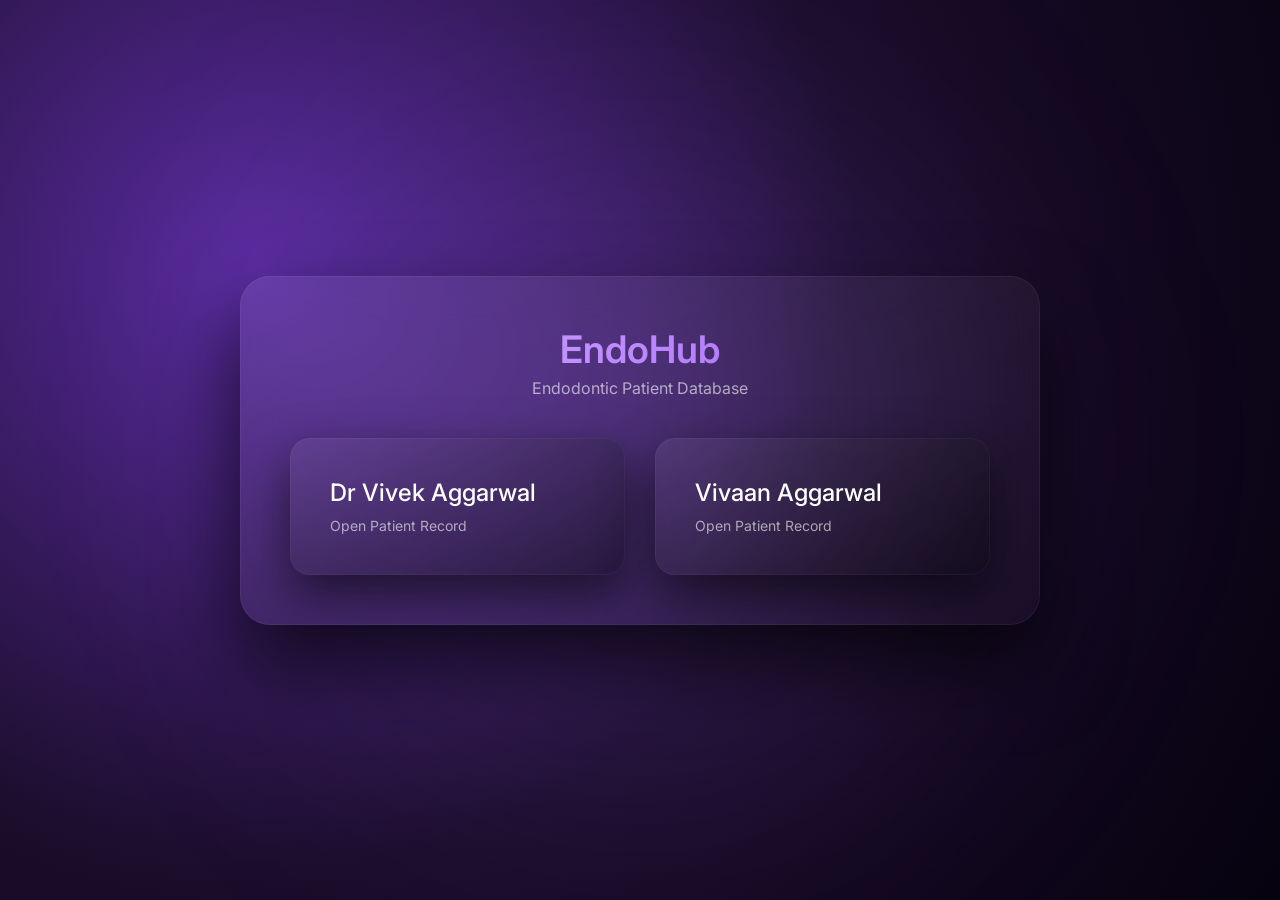
<file: index.html>
<!DOCTYPE html>
<html lang="en">
<head>

<meta charset="UTF-8">
<meta name="viewport" content="width=device-width,initial-scale=1.0">

<title>EndoHub Dashboard</title>

<link rel="stylesheet" href="style.css">
<link href="https://fonts.googleapis.com/css2?family=Inter:wght@300;400;600&display=swap" rel="stylesheet">

</head>

<body>

<div class="glow"></div>

<div class="container">

<header>
<h1>EndoHub</h1>
<p>Endodontic Patient Database</p>
</header>

<div class="dashboard">

<a class="patientCard" href="patients/vivekaggarwal/index.html">
<div class="cardContent">
<h2>Dr Vivek Aggarwal</h2>
<span>Open Patient Record</span>
</div>
</a>

<a class="patientCard" href="patients/vivaanaggarwal/index.html">
<div class="cardContent">
<h2>Vivaan Aggarwal</h2>
<span>Open Patient Record</span>
</div>
</a>

</div>

</div>

<script src="script.js"></script>

</body>
</html>
</file>
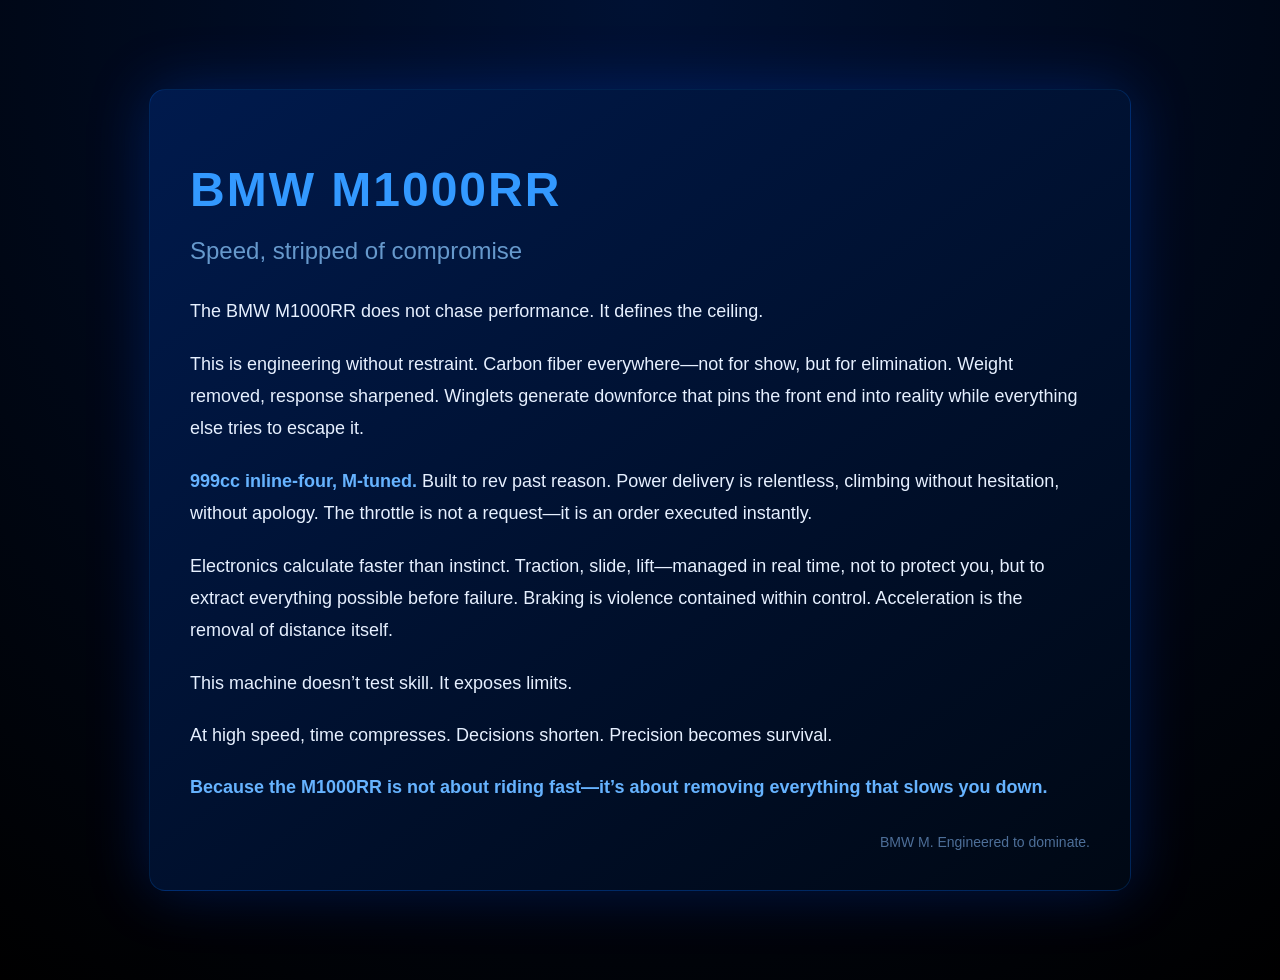
<file: patients/m1000rr/index.html>
<!DOCTYPE html>
<html lang="en">
<head>
  <meta charset="UTF-8">
  <meta name="viewport" content="width=device-width, initial-scale=1.0">
  <title>BMW M1000RR</title>
  <style>
    body {
      margin: 0;
      font-family: 'Arial', sans-serif;
      background: radial-gradient(circle at top, #001133, #000000);
      color: #e6f0ff;
      display: flex;
      align-items: center;
      justify-content: center;
      min-height: 100vh;
      padding: 40px 0;
    }

    .container {
      max-width: 900px;
      padding: 40px;
      background: linear-gradient(145deg, #001a4d, #000814);
      border-radius: 16px;
      box-shadow: 0 0 60px rgba(0,80,255,0.25);
      margin: 20px;
      border: 1px solid rgba(0,120,255,0.2);
    }

    h1 {
      font-size: 48px;
      margin-bottom: 10px;
      letter-spacing: 2px;
      color: #3399ff;
    }

    h2 {
      font-weight: 300;
      color: #6699cc;
      margin-bottom: 30px;
    }

    p {
      line-height: 1.8;
      font-size: 18px;
      margin-bottom: 20px;
    }

    .highlight {
      color: #66b3ff;
      font-weight: bold;
    }

    .footer {
      margin-top: 30px;
      font-size: 14px;
      color: #4d6f99;
      text-align: right;
    }
  </style>
</head>
<body>
  <div class="container">
    <h1>BMW M1000RR</h1>
    <h2>Speed, stripped of compromise</h2>

    <p>The BMW M1000RR does not chase performance. It defines the ceiling.</p>

    <p>This is engineering without restraint. Carbon fiber everywhere—not for show, but for elimination. Weight removed, response sharpened. Winglets generate downforce that pins the front end into reality while everything else tries to escape it.</p>

    <p><span class="highlight">999cc inline-four, M-tuned.</span> Built to rev past reason. Power delivery is relentless, climbing without hesitation, without apology. The throttle is not a request—it is an order executed instantly.</p>

    <p>Electronics calculate faster than instinct. Traction, slide, lift—managed in real time, not to protect you, but to extract everything possible before failure. Braking is violence contained within control. Acceleration is the removal of distance itself.</p>

    <p>This machine doesn’t test skill. It exposes limits.</p>

    <p>At high speed, time compresses. Decisions shorten. Precision becomes survival.</p>

    <p class="highlight">Because the M1000RR is not about riding fast—it’s about removing everything that slows you down.</p>

    <div class="footer">BMW M. Engineered to dominate.</div>
  </div>

  <audio autoplay loop muted id="bg-audio" style="display:none;">
    <source src="Purple Horizons (Slowed & Reverb).mp3" type="audio/mpeg">
  </audio>
  <script>
    const audio = document.getElementById('bg-audio');
    window.addEventListener('click', () => {
      audio.muted = false;
      audio.play();
    });
  </script>
</body>
</html>
</file>
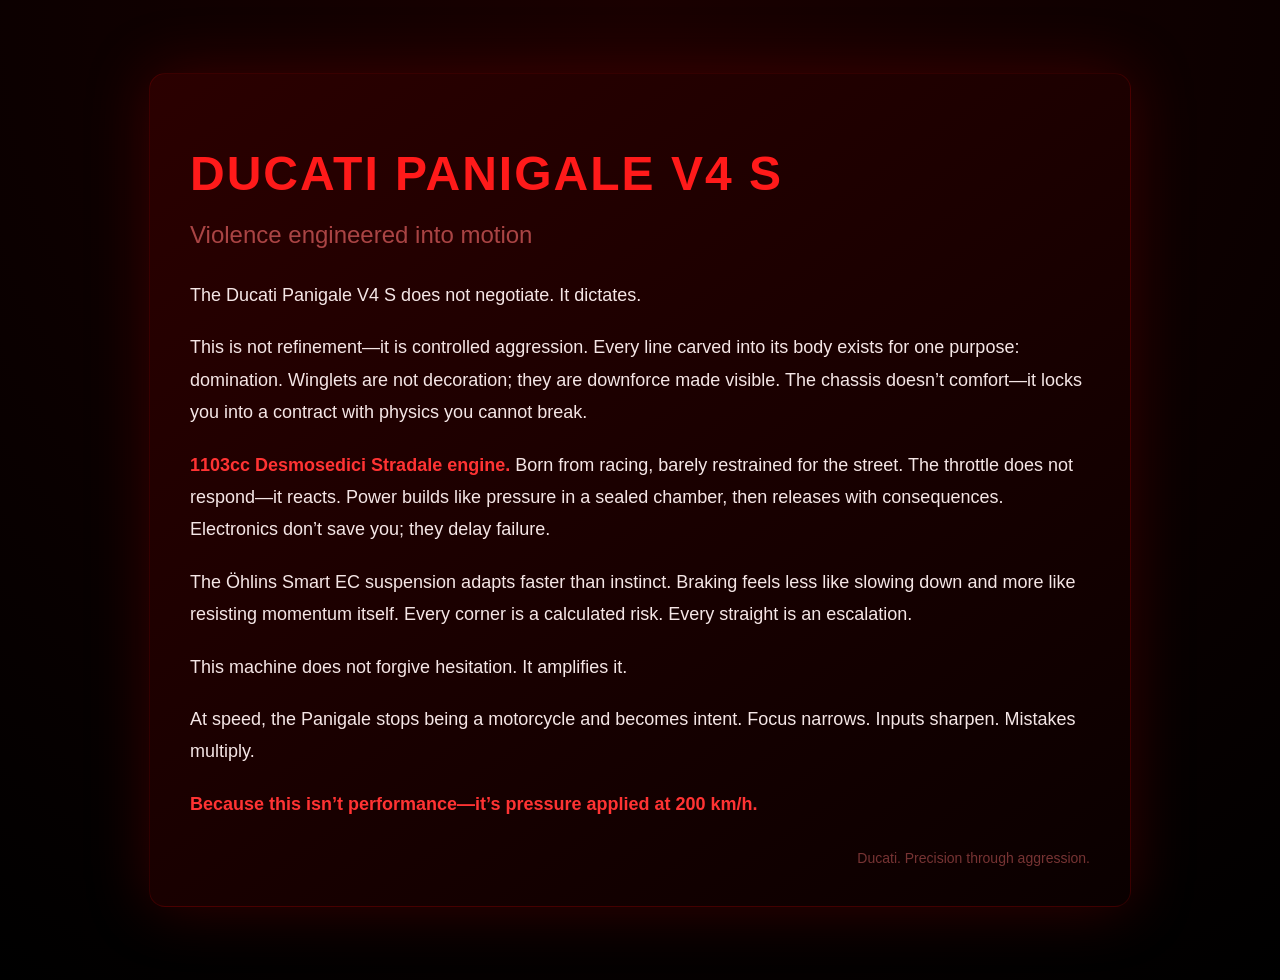
<file: patients/panigalev4s/index.html>
<!DOCTYPE html>
<html lang="en">
<head>
  <meta charset="UTF-8">
  <meta name="viewport" content="width=device-width, initial-scale=1.0">
  <title>Ducati Panigale V4 S</title>
  <style>
    body {
      margin: 0;
      font-family: 'Arial', sans-serif;
      background: radial-gradient(circle at top, #1a0000, #000000);
      color: #f5e6e6;
      display: flex;
      align-items: center;
      justify-content: center;
      min-height: 100vh;
      padding: 40px 0;
    }

    .container {
      max-width: 900px;
      padding: 40px;
      background: linear-gradient(145deg, #2b0000, #0a0000);
      border-radius: 16px;
      box-shadow: 0 0 60px rgba(120,0,0,0.4);
      margin: 20px;
      border: 1px solid rgba(255,0,0,0.15);
    }

    h1 {
      font-size: 48px;
      margin-bottom: 10px;
      letter-spacing: 2px;
      color: #ff1a1a;
    }

    h2 {
      font-weight: 300;
      color: #aa4444;
      margin-bottom: 30px;
    }

    p {
      line-height: 1.8;
      font-size: 18px;
      margin-bottom: 20px;
    }

    .highlight {
      color: #ff3333;
      font-weight: bold;
    }

    .footer {
      margin-top: 30px;
      font-size: 14px;
      color: #773333;
      text-align: right;
    }
  </style>
</head>
<body>
  <div class="container">
    <h1>DUCATI PANIGALE V4 S</h1>
    <h2>Violence engineered into motion</h2>

    <p>The Ducati Panigale V4 S does not negotiate. It dictates.</p>

    <p>This is not refinement—it is controlled aggression. Every line carved into its body exists for one purpose: domination. Winglets are not decoration; they are downforce made visible. The chassis doesn’t comfort—it locks you into a contract with physics you cannot break.</p>

    <p><span class="highlight">1103cc Desmosedici Stradale engine.</span> Born from racing, barely restrained for the street. The throttle does not respond—it reacts. Power builds like pressure in a sealed chamber, then releases with consequences. Electronics don’t save you; they delay failure.</p>

    <p>The Öhlins Smart EC suspension adapts faster than instinct. Braking feels less like slowing down and more like resisting momentum itself. Every corner is a calculated risk. Every straight is an escalation.</p>

    <p>This machine does not forgive hesitation. It amplifies it.</p>

    <p>At speed, the Panigale stops being a motorcycle and becomes intent. Focus narrows. Inputs sharpen. Mistakes multiply.</p>

    <p class="highlight">Because this isn’t performance—it’s pressure applied at 200 km/h.</p>

    <div class="footer">Ducati. Precision through aggression.</div>
  </div>

  <audio autoplay loop muted id="bg-audio" style="display:none;">
    <source src="ice - slowed.mp3" type="audio/mpeg">
  </audio>
  <script>
    const audio = document.getElementById('bg-audio');
    window.addEventListener('click', () => {
      audio.muted = false;
      audio.play();
    });
  </script>
</body>
</html>
</file>
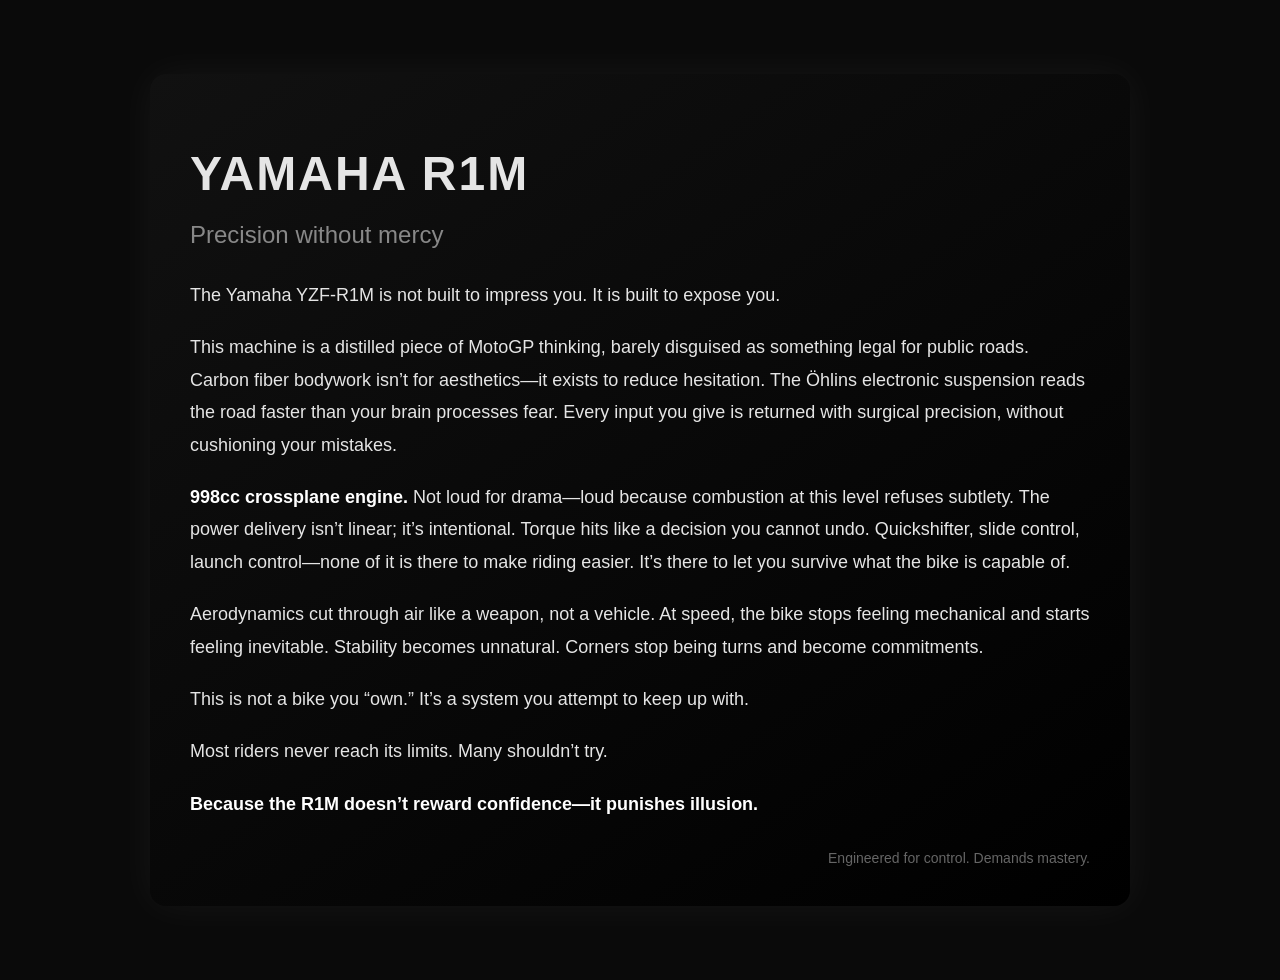
<file: patients/r1m/index.html>
<!DOCTYPE html>
<html lang="en">
<head>
  <meta charset="UTF-8">
  <meta name="viewport" content="width=device-width, initial-scale=1.0">
  <title>Yamaha R1M</title>
  <style>
    body {
      margin: 0;
      font-family: 'Arial', sans-serif;
      background: #0a0a0a;
      color: #e5e5e5;
      display: flex;
      align-items: center;
      justify-content: center;
      min-height: 100vh;
      padding: 40px 0;
    }

    .container {
      max-width: 900px;
      padding: 40px;
      background: linear-gradient(145deg, #111, #000);
      border-radius: 16px;
      box-shadow: 0 0 40px rgba(255,255,255,0.05);
      margin: 20px;
    }

    h1 {
      font-size: 48px;
      margin-bottom: 10px;
      letter-spacing: 2px;
    }

    h2 {
      font-weight: 300;
      color: #888;
      margin-bottom: 30px;
    }

    p {
      line-height: 1.8;
      font-size: 18px;
      margin-bottom: 20px;
    }

    .highlight {
      color: #ffffff;
      font-weight: bold;
    }

    .footer {
      margin-top: 30px;
      font-size: 14px;
      color: #666;
      text-align: right;
    }
  </style>
</head>
<body>
  <div class="container">
    <h1>YAMAHA R1M</h1>
    <h2>Precision without mercy</h2>

    <p>The Yamaha YZF-R1M is not built to impress you. It is built to expose you.</p>

    <p>This machine is a distilled piece of MotoGP thinking, barely disguised as something legal for public roads. Carbon fiber bodywork isn’t for aesthetics—it exists to reduce hesitation. The Öhlins electronic suspension reads the road faster than your brain processes fear. Every input you give is returned with surgical precision, without cushioning your mistakes.</p>

    <p><span class="highlight">998cc crossplane engine.</span> Not loud for drama—loud because combustion at this level refuses subtlety. The power delivery isn’t linear; it’s intentional. Torque hits like a decision you cannot undo. Quickshifter, slide control, launch control—none of it is there to make riding easier. It’s there to let you survive what the bike is capable of.</p>

    <p>Aerodynamics cut through air like a weapon, not a vehicle. At speed, the bike stops feeling mechanical and starts feeling inevitable. Stability becomes unnatural. Corners stop being turns and become commitments.</p>

    <p>This is not a bike you “own.” It’s a system you attempt to keep up with.</p>

    <p>Most riders never reach its limits. Many shouldn’t try.</p>

    <p class="highlight">Because the R1M doesn’t reward confidence—it punishes illusion.</p>

    <div class="footer">Engineered for control. Demands mastery.</div>
  </div>
  <audio autoplay loop muted id="bg-audio" style="display:none;">
    <source src="wiv - i love u. (slowed  reverb).mp3" type="audio/mpeg">
  </audio>
  <script>
    const audio = document.getElementById('bg-audio');
    window.addEventListener('click', () => {
      audio.muted = false;
      audio.play();
    });
  </script>
    <source src="wiv - i love u. (slowed  reverb).mp3" type="audio/mpeg">
  </audio>
</body>
</html>
</file>
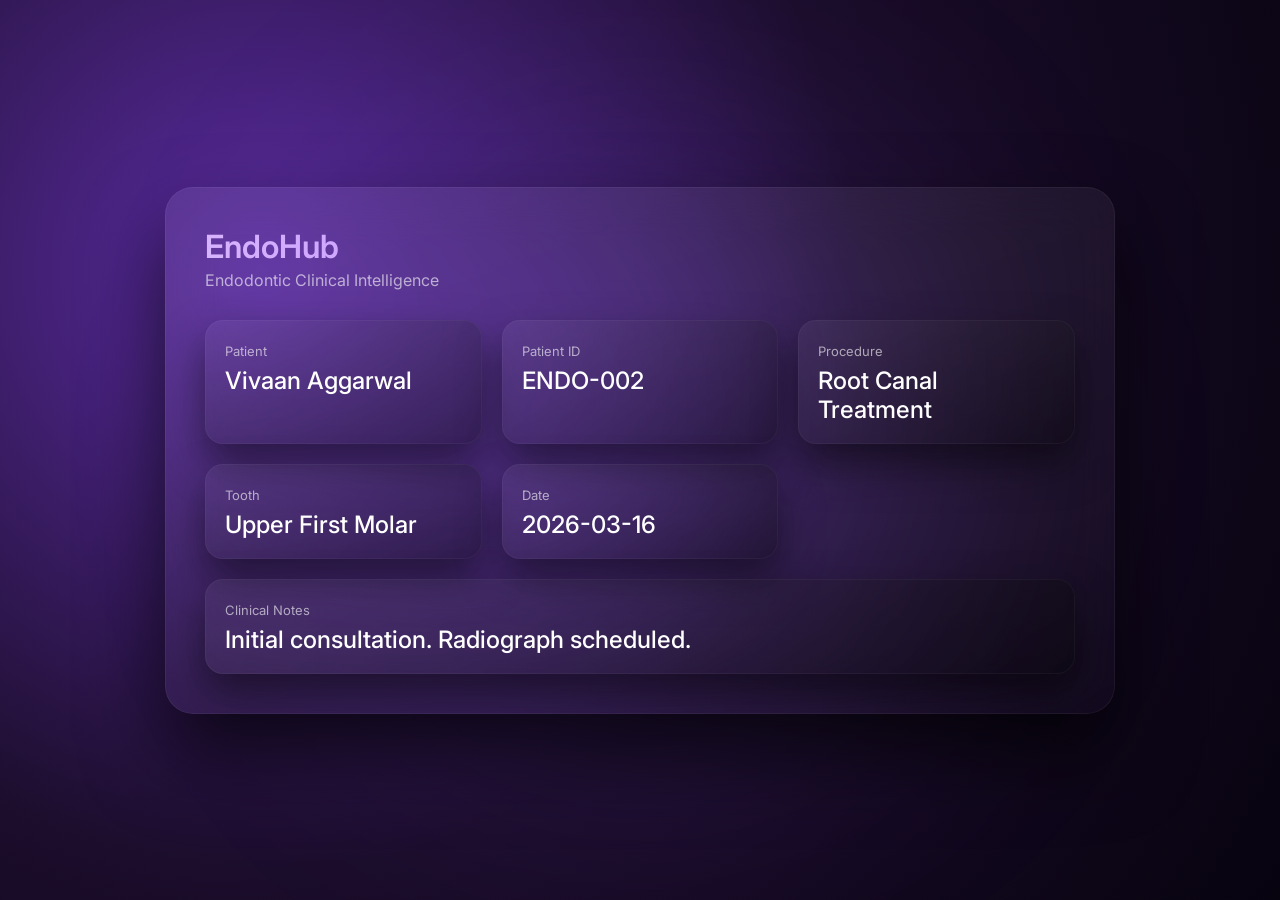
<file: patients/vivaanaggarwal/index.html>
<!DOCTYPE html>
<html lang="en">
<head>

<meta charset="UTF-8">
<meta name="viewport" content="width=device-width,initial-scale=1.0">

<title>EndoHub • Vivaan Aggarwal</title>

<link rel="stylesheet" href="style.css">

<link href="https://fonts.googleapis.com/css2?family=Inter:wght@300;400;600&display=swap" rel="stylesheet">

</head>

<body>

<div class="bgGlow"></div>

<div class="container">

<header>
<h1>EndoHub</h1>
<p>Endodontic Clinical Intelligence</p>
</header>

<section class="grid">

<div class="panel">
<label>Patient</label>
<h2>Vivaan Aggarwal</h2>
</div>

<div class="panel">
<label>Patient ID</label>
<h2>ENDO-002</h2>
</div>

<div class="panel">
<label>Procedure</label>
<h2>Root Canal Treatment</h2>
</div>

<div class="panel">
<label>Tooth</label>
<h2>Upper First Molar</h2>
</div>

<div class="panel">
<label>Date</label>
<h2>2026-03-16</h2>
</div>

<div class="panel wide">
<label>Clinical Notes</label>
<h2>Initial consultation. Radiograph scheduled.</h2>
</div>

</section>

</div>

</body>
</html>
</file>
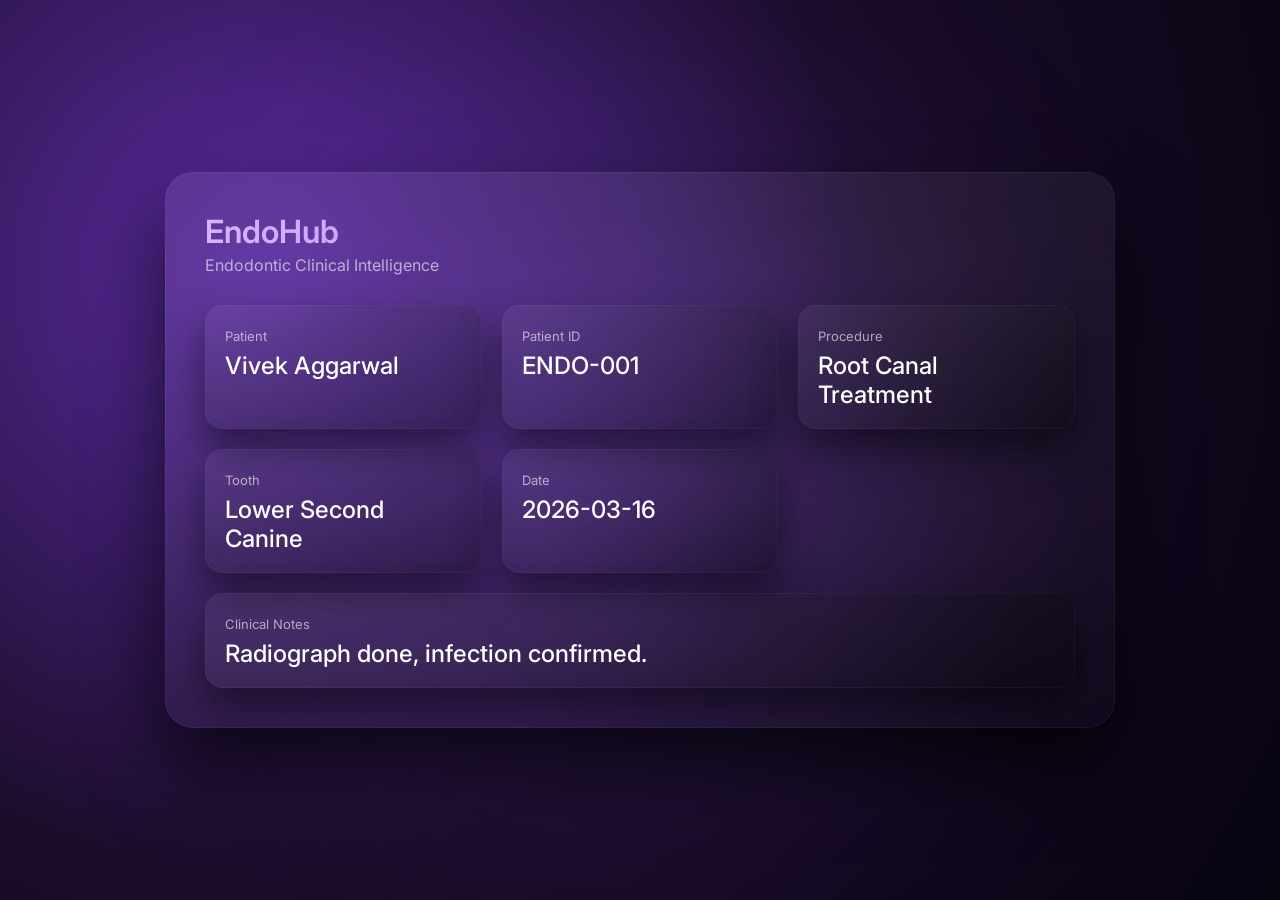
<file: patients/vivekaggarwal/index.html>
<!DOCTYPE html>
<html lang="en">
<head>

<meta charset="UTF-8">
<meta name="viewport" content="width=device-width,initial-scale=1.0">

<title>EndoHub • Vivek Aggarwal</title>

<link rel="stylesheet" href="style.css">

<link href="https://fonts.googleapis.com/css2?family=Inter:wght@300;400;600&display=swap" rel="stylesheet">

</head>

<body>

<div class="bgGlow"></div>

<div class="container">

<header>
<h1>EndoHub</h1>
<p>Endodontic Clinical Intelligence</p>
</header>

<section class="grid">

<div class="panel">
<label>Patient</label>
<h2>Vivek Aggarwal</h2>
</div>

<div class="panel">
<label>Patient ID</label>
<h2>ENDO-001</h2>
</div>

<div class="panel">
<label>Procedure</label>
<h2>Root Canal Treatment</h2>
</div>

<div class="panel">
<label>Tooth</label>
<h2>Lower Second Canine</h2>
</div>

<div class="panel">
<label>Date</label>
<h2>2026-03-16</h2>
</div>

<div class="panel wide">
<label>Clinical Notes</label>
<h2> Radiograph done, infection confirmed.</h2>
</div>

</section>

</div>

</body>
</html>
</file>
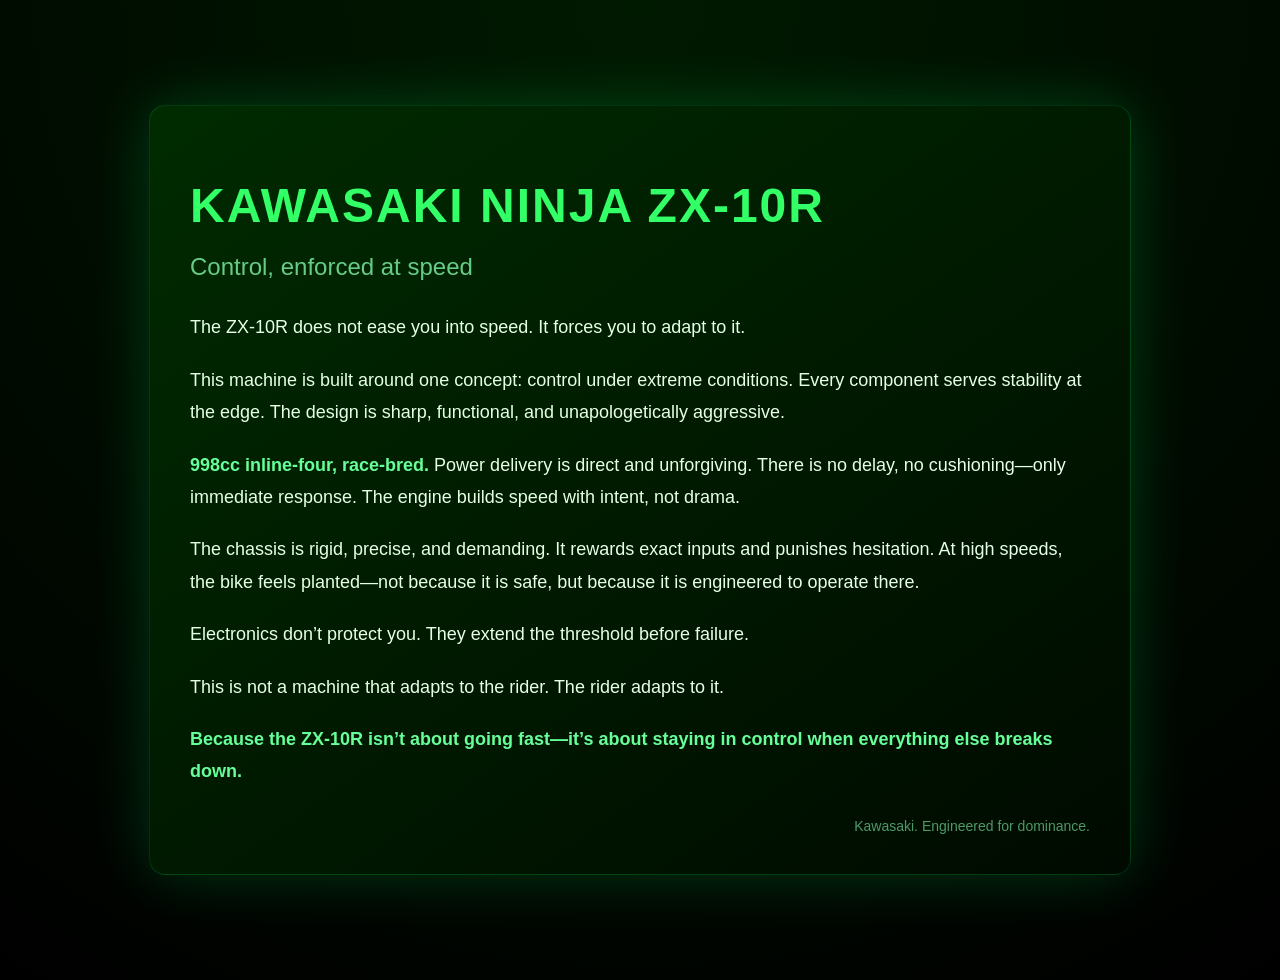
<file: patients/zx10r/index.html>
<!DOCTYPE html>
<html lang="en">
<head>
  <meta charset="UTF-8">
  <meta name="viewport" content="width=device-width, initial-scale=1.0">
  <title>Kawasaki Ninja ZX-10R</title>
  <style>
    body {
      margin: 0;
      font-family: 'Arial', sans-serif;
      background: radial-gradient(circle at top, #001a00, #000000);
      color: #e6ffe6;
      display: flex;
      align-items: center;
      justify-content: center;
      min-height: 100vh;
      padding: 40px 0;
    }

    .container {
      max-width: 900px;
      padding: 40px;
      background: linear-gradient(145deg, #002b00, #000a00);
      border-radius: 16px;
      box-shadow: 0 0 60px rgba(0,255,100,0.2);
      margin: 20px;
      border: 1px solid rgba(0,255,120,0.15);
    }

    h1 {
      font-size: 48px;
      margin-bottom: 10px;
      letter-spacing: 2px;
      color: #33ff66;
    }

    h2 {
      font-weight: 300;
      color: #66cc88;
      margin-bottom: 30px;
    }

    p {
      line-height: 1.8;
      font-size: 18px;
      margin-bottom: 20px;
    }

    .highlight {
      color: #66ff99;
      font-weight: bold;
    }

    .footer {
      margin-top: 30px;
      font-size: 14px;
      color: #4d9966;
      text-align: right;
    }
  </style>
</head>
<body>
  <div class="container">
    <h1>KAWASAKI NINJA ZX-10R</h1>
    <h2>Control, enforced at speed</h2>

    <p>The ZX-10R does not ease you into speed. It forces you to adapt to it.</p>

    <p>This machine is built around one concept: control under extreme conditions. Every component serves stability at the edge. The design is sharp, functional, and unapologetically aggressive.</p>

    <p><span class="highlight">998cc inline-four, race-bred.</span> Power delivery is direct and unforgiving. There is no delay, no cushioning—only immediate response. The engine builds speed with intent, not drama.</p>

    <p>The chassis is rigid, precise, and demanding. It rewards exact inputs and punishes hesitation. At high speeds, the bike feels planted—not because it is safe, but because it is engineered to operate there.</p>

    <p>Electronics don’t protect you. They extend the threshold before failure.</p>

    <p>This is not a machine that adapts to the rider. The rider adapts to it.</p>

    <p class="highlight">Because the ZX-10R isn’t about going fast—it’s about staying in control when everything else breaks down.</p>

    <div class="footer">Kawasaki. Engineered for dominance.</div>
  </div>

  <audio autoplay loop muted id="bg-audio" style="display:none;">
    <source src="flowers.mp3" type="audio/mpeg">
  </audio>
  <script>
    const audio = document.getElementById('bg-audio');
    window.addEventListener('click', () => {
      audio.muted = false;
      audio.play();
    });
  </script>
</body>
</html>
</file>
<file: style.css>
*{
margin:0;
padding:0;
box-sizing:border-box;
font-family:Inter;
}

body{

min-height:100vh;
display:flex;
justify-content:center;
align-items:center;

background:
radial-gradient(circle at 20% 30%,#5a2ca0 0%,#1b0d2b 50%,#06020f 100%);

color:white;
overflow-x:hidden;
}

.glow{

position:absolute;
width:900px;
height:900px;

background:
radial-gradient(circle,#9c63ff44,transparent 70%);

filter:blur(120px);

animation:float 16s ease-in-out infinite alternate;

}

@keyframes float{

0%{transform:translate(-200px,-150px)}
100%{transform:translate(200px,150px)}

}

.container{

max-width:800px;
width:90%;

padding:50px;

border-radius:30px;

background:
linear-gradient(150deg,
rgba(255,255,255,0.08),
rgba(255,255,255,0.02));

backdrop-filter:blur(20px);

box-shadow:
0 40px 80px rgba(0,0,0,.7),
inset 0 0 0 1px rgba(255,255,255,.05);

}

header{

text-align:center;
margin-bottom:40px;

}

header h1{

font-size:38px;
font-weight:600;

background:linear-gradient(90deg,#d7b4ff,#9f5cff);
-webkit-background-clip:text;
color:transparent;

}

header p{

opacity:.6;
margin-top:6px;

}

.dashboard{

display:grid;
grid-template-columns:1fr 1fr;
gap:30px;

}

.patientCard{

text-decoration:none;
color:white;

padding:40px;

border-radius:20px;

background:
linear-gradient(150deg,
rgba(255,255,255,0.06),
rgba(0,0,0,0.4));

box-shadow:
0 20px 50px rgba(0,0,0,.6),
inset 0 0 0 1px rgba(255,255,255,.04);

transition:all .25s ease;

position:relative;
overflow:hidden;

}

.patientCard::before{

content:"";

position:absolute;
top:-50%;
left:-50%;

width:200%;
height:200%;

background:linear-gradient(120deg,transparent,#a56dff33,transparent);

transform:rotate(25deg);

opacity:0;
transition:.4s;

}

.patientCard:hover::before{

opacity:1;
animation:shine 1.5s linear;

}

@keyframes shine{

0%{transform:translateX(-200%) rotate(25deg)}
100%{transform:translateX(200%) rotate(25deg)}

}

.patientCard:hover{

transform:translateY(-6px) scale(1.02);

box-shadow:
0 30px 80px rgba(0,0,0,.9);

}

.cardContent h2{

font-weight:500;
margin-bottom:8px;

}

.cardContent span{

opacity:.6;
font-size:14px;

}

/* mobile fix */

@media (max-width:768px){

.container{
padding:30px;
}

.dashboard{
grid-template-columns:1fr;
gap:20px;
}

header h1{
font-size:28px;
}

.patientCard{
padding:30px;
}

}
</file>
<file: patients/vivaanaggarwal/style.css>
*{
margin:0;
padding:0;
box-sizing:border-box;
font-family:Inter;
}

body{

min-height:100vh;
display:flex;
justify-content:center;
align-items:center;

background:
radial-gradient(circle at 20% 30%,#5a2ca0 0%,#1b0d2b 50%,#07030f 100%);

color:white;
overflow-x:hidden;
}

.bgGlow{

position:absolute;
width:800px;
height:800px;

background:
radial-gradient(circle,#8b4dff55,transparent 70%);

filter:blur(120px);
animation:move 14s infinite alternate ease-in-out;

}

@keyframes move{

0%{transform:translate(-200px,-200px)}
100%{transform:translate(200px,150px)}

}

.container{

max-width:950px;
width:90%;

padding:40px;

border-radius:28px;

background:
linear-gradient(160deg,
rgba(255,255,255,0.08),
rgba(255,255,255,0.02));

backdrop-filter:blur(25px);

box-shadow:
0 40px 80px rgba(0,0,0,.7),
inset 0 0 0 1px rgba(255,255,255,.05);

}

header{

margin-bottom:30px;

}

header h1{

font-size:32px;
font-weight:600;

background:linear-gradient(90deg,#d7b4ff,#9f5cff);
-webkit-background-clip:text;
color:transparent;

}

header p{

opacity:.6;
margin-top:4px;

}

.grid{

display:grid;
grid-template-columns:repeat(3,1fr);
gap:20px;

}

.panel{

padding:20px;

border-radius:18px;

background:
linear-gradient(150deg,
rgba(255,255,255,0.05),
rgba(0,0,0,0.35));

box-shadow:
0 20px 40px rgba(0,0,0,.5),
inset 0 0 0 1px rgba(255,255,255,.04);

transition:.25s;

}

.panel:hover{

transform:translateY(-5px);
box-shadow:
0 30px 60px rgba(0,0,0,.8);

}

.panel label{

font-size:13px;
opacity:.6;

}

.panel h2{

margin-top:6px;
font-weight:500;

}

.wide{

grid-column:span 3;

}

/* mobile fix */

@media (max-width:768px){

.container{
padding:25px;
}

.grid{
grid-template-columns:1fr;
gap:15px;
}

.wide{
grid-column:span 1;
}

header h1{
font-size:26px;
}

.panel{
padding:18px;
}

}
</file>
<file: patients/vivekaggarwal/style.css>
*{
margin:0;
padding:0;
box-sizing:border-box;
font-family:Inter;
}

body{

min-height:100vh;
display:flex;
justify-content:center;
align-items:center;

background:
radial-gradient(circle at 20% 30%,#5a2ca0 0%,#1b0d2b 50%,#07030f 100%);

color:white;
overflow-x:hidden;
}

.bgGlow{

position:absolute;
width:800px;
height:800px;

background:
radial-gradient(circle,#8b4dff55,transparent 70%);

filter:blur(120px);
animation:move 14s infinite alternate ease-in-out;

}

@keyframes move{

0%{transform:translate(-200px,-200px)}
100%{transform:translate(200px,150px)}

}

.container{

max-width:950px;
width:90%;

padding:40px;

border-radius:28px;

background:
linear-gradient(160deg,
rgba(255,255,255,0.08),
rgba(255,255,255,0.02));

backdrop-filter:blur(25px);

box-shadow:
0 40px 80px rgba(0,0,0,.7),
inset 0 0 0 1px rgba(255,255,255,.05);

}

header{

margin-bottom:30px;

}

header h1{

font-size:32px;
font-weight:600;

background:linear-gradient(90deg,#d7b4ff,#9f5cff);
-webkit-background-clip:text;
color:transparent;

}

header p{

opacity:.6;
margin-top:4px;

}

.grid{

display:grid;
grid-template-columns:repeat(3,1fr);
gap:20px;

}

.panel{

padding:20px;

border-radius:18px;

background:
linear-gradient(150deg,
rgba(255,255,255,0.05),
rgba(0,0,0,0.35));

box-shadow:
0 20px 40px rgba(0,0,0,.5),
inset 0 0 0 1px rgba(255,255,255,.04);

transition:.25s;

}

.panel:hover{

transform:translateY(-5px);
box-shadow:
0 30px 60px rgba(0,0,0,.8);

}

.panel label{

font-size:13px;
opacity:.6;

}

.panel h2{

margin-top:6px;
font-weight:500;

}

.wide{

grid-column:span 3;

}

/* mobile fix */

@media (max-width:768px){

.container{
padding:25px;
}

.grid{
grid-template-columns:1fr;
gap:15px;
}

.wide{
grid-column:span 1;
}

header h1{
font-size:26px;
}

.panel{
padding:18px;
}

}
</file>
